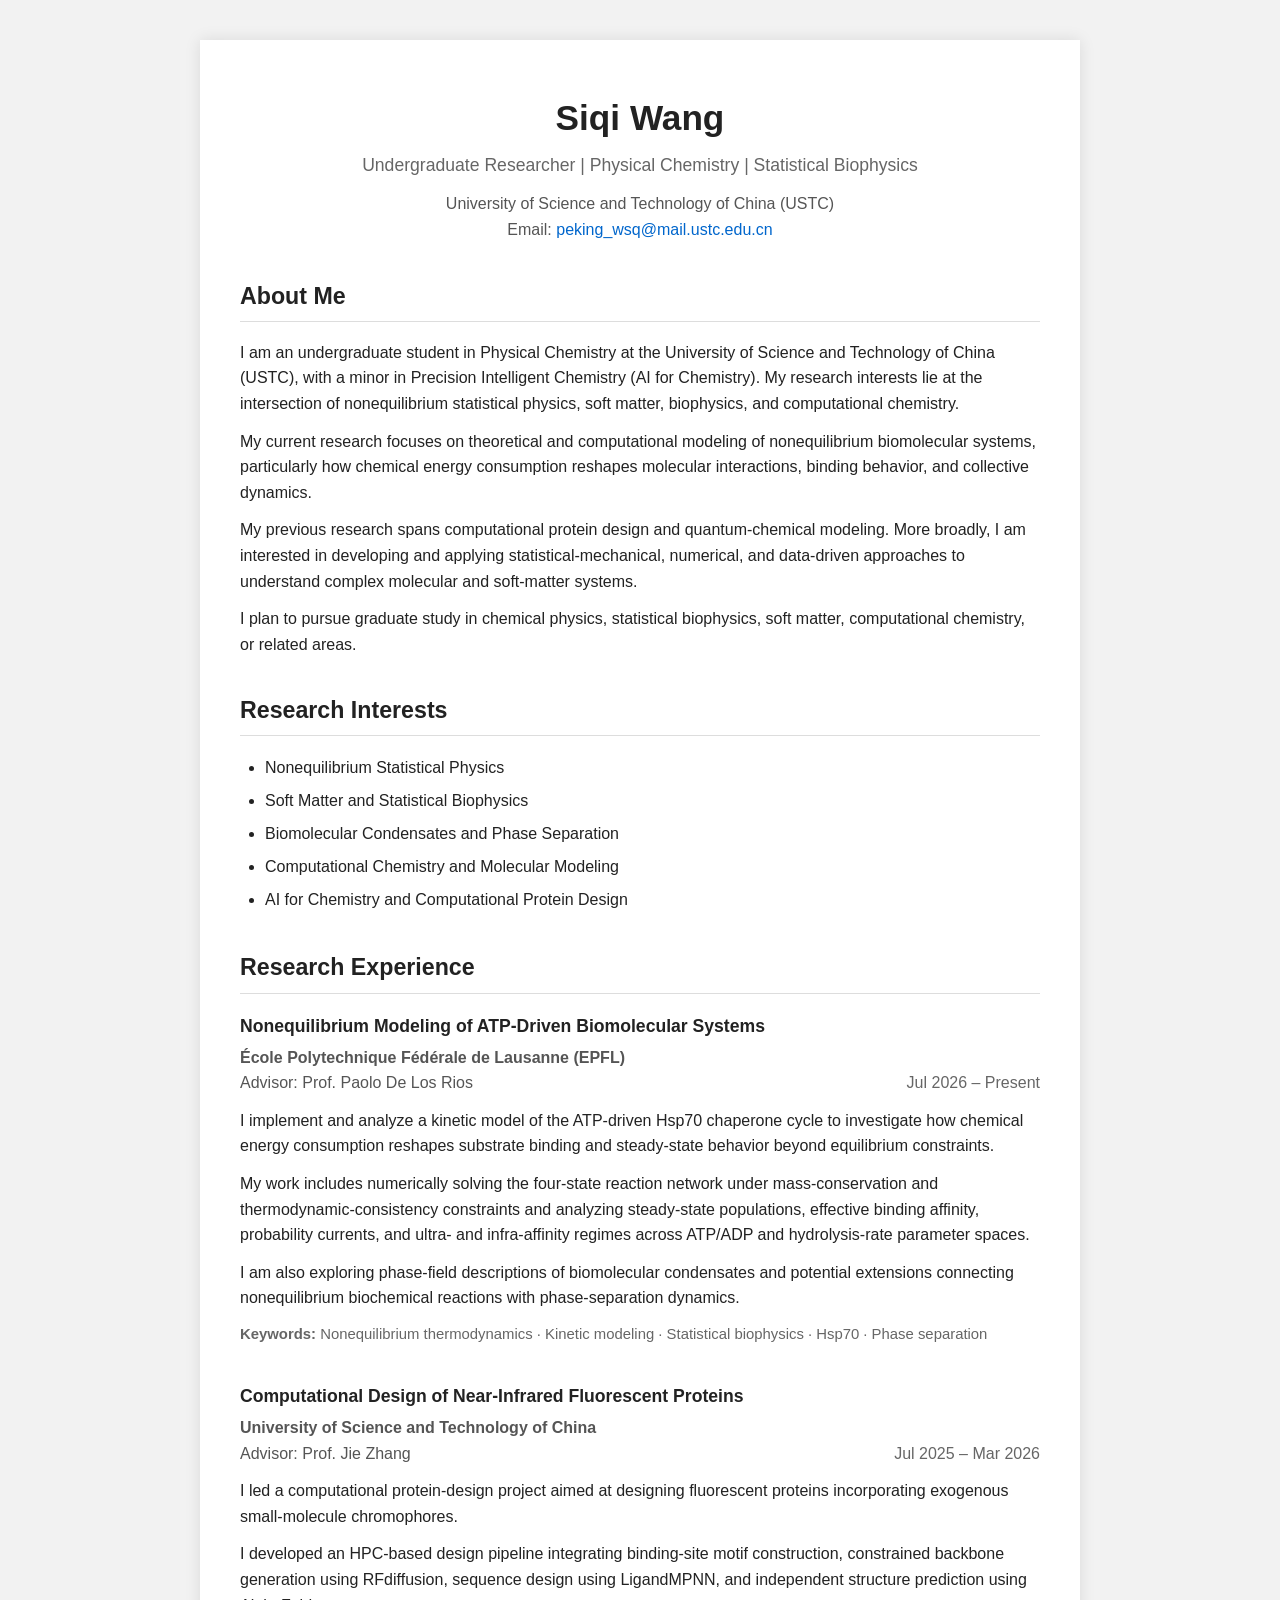
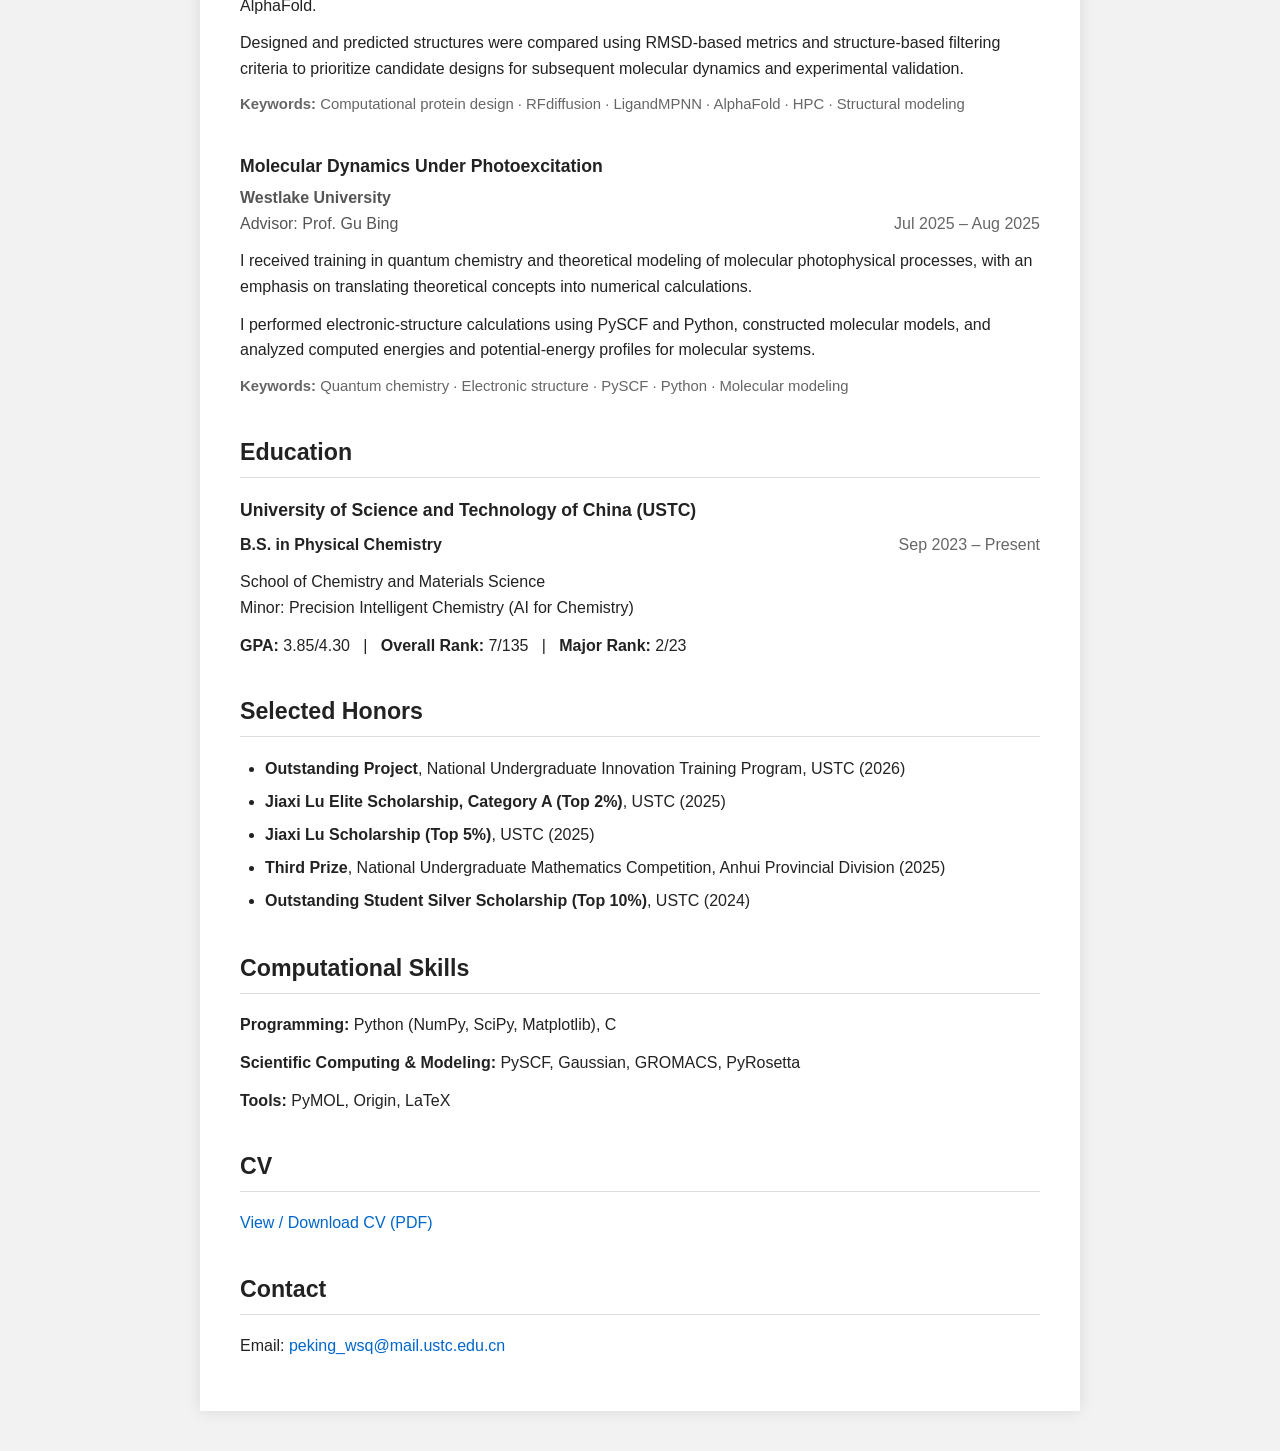
<file: index.html>
<!DOCTYPE html>
<html lang="en">

<head>
    <meta charset="UTF-8">
    <meta name="viewport" content="width=device-width, initial-scale=1.0">

    <title>Siqi Wang | Physical Chemistry & Statistical Biophysics</title>

    <!-- Google Analytics -->
    <script async src="https://www.googletagmanager.com/gtag/js?id=G-3S19ETT82K"></script>
    <script>
        window.dataLayer = window.dataLayer || [];
        function gtag(){dataLayer.push(arguments);}
        gtag('js', new Date());
        gtag('config', 'G-3S19ETT82K');
    </script>

    <link rel="stylesheet" href="style.css">
</head>


<body>

<div class="container">

    <!-- =========================================================
         HEADER
         ========================================================= -->

    <header class="header">

        <!--
        If you want to add a photo later:
        <img src="materials/photo.jpg" class="avatar" alt="Siqi Wang">
        -->

        <h1>Siqi Wang</h1>

        <p class="title">
            Undergraduate Researcher | Physical Chemistry | Statistical Biophysics
        </p>

        <p class="contact">
            University of Science and Technology of China (USTC)
            <br>
            Email:
            <a href="mailto:peking_wsq@mail.ustc.edu.cn">
                peking_wsq@mail.ustc.edu.cn
            </a>
        </p>

    </header>


    <!-- =========================================================
         ABOUT
         ========================================================= -->

    <section id="about">

        <h2>About Me</h2>

        <p>
            I am an undergraduate student in Physical Chemistry at the
            University of Science and Technology of China (USTC), with a
            minor in Precision Intelligent Chemistry (AI for Chemistry).
            My research interests lie at the intersection of
            nonequilibrium statistical physics, soft matter, biophysics,
            and computational chemistry.
        </p>

        <p>
            My current research focuses on theoretical and computational
            modeling of nonequilibrium biomolecular systems, particularly
            how chemical energy consumption reshapes molecular interactions,
            binding behavior, and collective dynamics.
        </p>

        <p>
            My previous research spans computational protein design and
            quantum-chemical modeling. More broadly, I am interested in
            developing and applying statistical-mechanical, numerical, and
            data-driven approaches to understand complex molecular and
            soft-matter systems.
        </p>

        <p>
            I plan to pursue graduate study in chemical physics,
            statistical biophysics, soft matter, computational chemistry,
            or related areas.
        </p>

    </section>


    <!-- =========================================================
         RESEARCH INTERESTS
         ========================================================= -->

    <section id="interests">

        <h2>Research Interests</h2>

        <ul>
            <li>Nonequilibrium Statistical Physics</li>
            <li>Soft Matter and Statistical Biophysics</li>
            <li>Biomolecular Condensates and Phase Separation</li>
            <li>Computational Chemistry and Molecular Modeling</li>
            <li>AI for Chemistry and Computational Protein Design</li>
        </ul>

    </section>


    <!-- =========================================================
         RESEARCH EXPERIENCE
         ========================================================= -->

    <section id="research">

        <h2>Research Experience</h2>


        <!-- EPFL -->

        <div class="research-item">

            <h3>
                Nonequilibrium Modeling of ATP-Driven Biomolecular Systems
            </h3>

            <p class="research-meta">
                <strong>École Polytechnique Fédérale de Lausanne (EPFL)</strong>
                <br>
                Advisor: Prof. Paolo De Los Rios
                <span class="date">Jul 2026 – Present</span>
            </p>

            <p>
                I implement and analyze a kinetic model of the ATP-driven Hsp70
                chaperone cycle to investigate how chemical energy consumption
                reshapes substrate binding and steady-state behavior beyond
                equilibrium constraints.
            </p>

            <p>
                My work includes numerically solving the four-state reaction
                network under mass-conservation and thermodynamic-consistency
                constraints and analyzing steady-state populations, effective
                binding affinity, probability currents, and ultra- and
                infra-affinity regimes across ATP/ADP and hydrolysis-rate
                parameter spaces.
            </p>

            <p>
                I am also exploring phase-field descriptions of biomolecular
                condensates and potential extensions connecting nonequilibrium
                biochemical reactions with phase-separation dynamics.
            </p>

            <p class="keywords">
                <strong>Keywords:</strong>
                Nonequilibrium thermodynamics · Kinetic modeling ·
                Statistical biophysics · Hsp70 · Phase separation
            </p>

        </div>


        <!-- USTC -->

        <div class="research-item">

            <h3>
                Computational Design of Near-Infrared Fluorescent Proteins
            </h3>

            <p class="research-meta">
                <strong>University of Science and Technology of China</strong>
                <br>
                Advisor: Prof. Jie Zhang
                <span class="date">Jul 2025 – Mar 2026</span>
            </p>

            <p>
                I led a computational protein-design project aimed at
                designing fluorescent proteins incorporating exogenous
                small-molecule chromophores.
            </p>

            <p>
                I developed an HPC-based design pipeline integrating
                binding-site motif construction, constrained backbone
                generation using RFdiffusion, sequence design using
                LigandMPNN, and independent structure prediction using
                AlphaFold.
            </p>

            <p>
                Designed and predicted structures were compared using
                RMSD-based metrics and structure-based filtering criteria
                to prioritize candidate designs for subsequent molecular
                dynamics and experimental validation.
            </p>

            <p class="keywords">
                <strong>Keywords:</strong>
                Computational protein design · RFdiffusion · LigandMPNN ·
                AlphaFold · HPC · Structural modeling
            </p>

        </div>


        <!-- Westlake -->

        <div class="research-item">

            <h3>
                Molecular Dynamics Under Photoexcitation
            </h3>

            <p class="research-meta">
                <strong>Westlake University</strong>
                <br>
                Advisor: Prof. Gu Bing
                <span class="date">Jul 2025 – Aug 2025</span>
            </p>

            <p>
                I received training in quantum chemistry and theoretical
                modeling of molecular photophysical processes, with an
                emphasis on translating theoretical concepts into numerical
                calculations.
            </p>

            <p>
                I performed electronic-structure calculations using PySCF
                and Python, constructed molecular models, and analyzed
                computed energies and potential-energy profiles for
                molecular systems.
            </p>

            <p class="keywords">
                <strong>Keywords:</strong>
                Quantum chemistry · Electronic structure · PySCF ·
                Python · Molecular modeling
            </p>

        </div>

    </section>


    <!-- =========================================================
         EDUCATION
         ========================================================= -->

    <section id="education">

        <h2>Education</h2>

        <div class="education-item">

            <h3>
                University of Science and Technology of China (USTC)
            </h3>

            <p>
                <strong>B.S. in Physical Chemistry</strong>
                <span class="date">Sep 2023 – Present</span>
            </p>

            <p>
                School of Chemistry and Materials Science
                <br>
                Minor: Precision Intelligent Chemistry (AI for Chemistry)
            </p>

            <p>
                <strong>GPA:</strong> 3.85/4.30
                &nbsp; | &nbsp;
                <strong>Overall Rank:</strong> 7/135
                &nbsp; | &nbsp;
                <strong>Major Rank:</strong> 2/23
            </p>

        </div>

    </section>


    <!-- =========================================================
         SELECTED HONORS
         ========================================================= -->

    <section id="honors">

        <h2>Selected Honors</h2>

        <ul>
            <li>
                <strong>Outstanding Project</strong>,
                National Undergraduate Innovation Training Program,
                USTC (2026)
            </li>

            <li>
                <strong>Jiaxi Lu Elite Scholarship, Category A
                (Top 2%)</strong>, USTC (2025)
            </li>

            <li>
                <strong>Jiaxi Lu Scholarship (Top 5%)</strong>,
                USTC (2025)
            </li>

            <li>
                <strong>Third Prize</strong>,
                National Undergraduate Mathematics Competition,
                Anhui Provincial Division (2025)
            </li>

            <li>
                <strong>Outstanding Student Silver Scholarship
                (Top 10%)</strong>, USTC (2024)
            </li>

        </ul>

    </section>


    <!-- =========================================================
         COMPUTATIONAL SKILLS
         ========================================================= -->

    <section id="skills">

        <h2>Computational Skills</h2>

        <p>
            <strong>Programming:</strong>
            Python (NumPy, SciPy, Matplotlib), C
        </p>

        <p>
            <strong>Scientific Computing &amp; Modeling:</strong>
            PySCF, Gaussian, GROMACS, PyRosetta
        </p>

        <p>
            <strong>Tools:</strong>
            PyMOL, Origin, LaTeX
        </p>

    </section>


    <!-- =========================================================
         CV
         ========================================================= -->

    <section id="cv">

        <h2>CV</h2>

        <p>
            <a href="materials/CV_Siqi_Wang.pdf"
               target="_blank"
               rel="noopener noreferrer">
                View / Download CV (PDF)
            </a>
        </p>

    </section>


    <!-- =========================================================
         CONTACT
         ========================================================= -->

    <section id="contact">

        <h2>Contact</h2>

        <p>
            Email:
            <a href="mailto:peking_wsq@mail.ustc.edu.cn">
                peking_wsq@mail.ustc.edu.cn
            </a>
        </p>

    </section>


</div>

</body>
</html>
</file>
<file: style.css>
/* =========================
   General
   ========================= */

body {
    font-family: Arial, Helvetica, sans-serif;
    background-color: #f2f2f2;
    color: #222;
    margin: 0;
    padding: 40px 0;
    line-height: 1.6;
}


/* =========================
   Main container
   ========================= */

.container {
    width: 800px;
    max-width: calc(100% - 80px);
    margin: auto;
    background: white;
    padding: 40px;
    box-shadow: 0 0 15px rgba(0, 0, 0, 0.1);
}


/* =========================
   Header
   ========================= */

.header {
    text-align: center;
    margin-bottom: 35px;
}

.header h1 {
    margin: 10px 0 5px 0;
    font-size: 2.2rem;
}

.title {
    color: #666;
    margin: 5px 0 12px;
    font-size: 1.1rem;
}

.contact {
    color: #555;
    margin-top: 8px;
}


/* Optional profile photo

.avatar {
    width: 150px;
    border-radius: 50%;
    margin-bottom: 15px;
}

*/


/* =========================
   Sections
   ========================= */

section {
    margin-top: 35px;
}

h2 {
    border-bottom: 1px solid #ddd;
    padding-bottom: 6px;
    margin-bottom: 18px;
    font-size: 1.45rem;
}

h3 {
    margin-top: 0;
    margin-bottom: 6px;
    font-size: 1.1rem;
}

p {
    margin-top: 8px;
    margin-bottom: 12px;
}


/* =========================
   Lists
   ========================= */

ul {
    line-height: 1.8;
    padding-left: 25px;
}

li {
    margin-bottom: 4px;
}


/* =========================
   Research Experience
   ========================= */

.research-item {
    margin-bottom: 35px;
}

.research-item h3 {
    margin-bottom: 5px;
}

.research-meta {
    color: #555;
    margin-top: 0;
    margin-bottom: 12px;
}

.date {
    float: right;
    color: #666;
    font-weight: normal;
}

.keywords {
    color: #666;
    font-size: 0.93rem;
    margin-top: 12px;
}


/* =========================
   Education
   ========================= */

.education-item {
    margin-bottom: 20px;
}

.education-item h3 {
    margin-bottom: 5px;
}


/* =========================
   Links
   ========================= */

a {
    color: #0066cc;
    text-decoration: none;
}

a:hover {
    text-decoration: underline;
}


/* =========================
   Mobile
   ========================= */

@media (max-width: 700px) {

    body {
        padding: 0;
        background-color: white;
    }

    .container {
        width: auto;
        max-width: none;
        padding: 25px 20px 50px;
        box-shadow: none;
    }

    .date {
        float: none;
        display: block;
        margin-top: 3px;
    }

    .header h1 {
        font-size: 1.9rem;
    }

    h2 {
        font-size: 1.3rem;
    }
}
</file>
